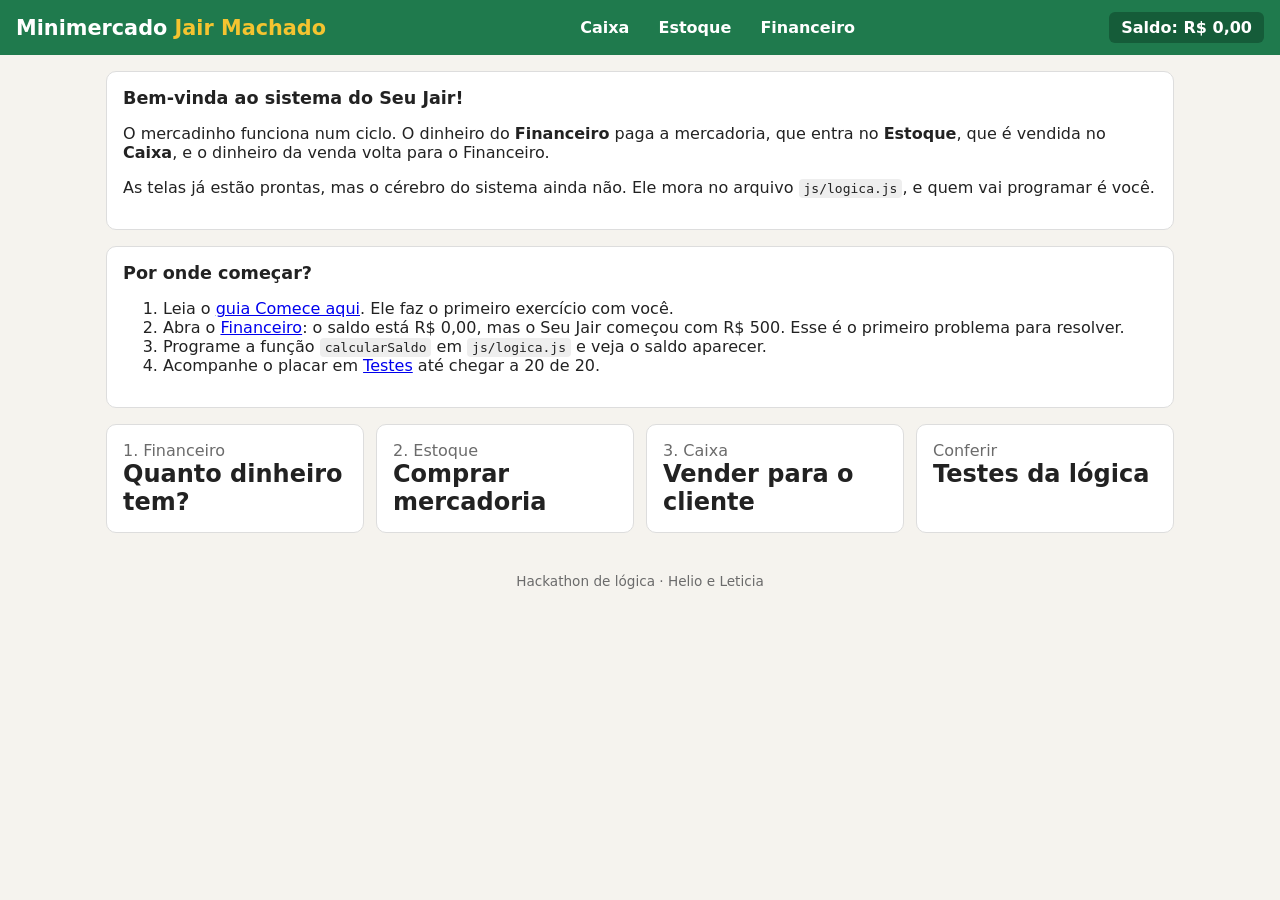
<file: index.html>
<!doctype html>
<html lang="pt-BR">
<head>
  <meta charset="utf-8">
  <meta name="viewport" content="width=device-width, initial-scale=1">
  <title>Minimercado Jair Machado</title>
  <link rel="stylesheet" href="css/style.css">
</head>
<body>
  <header>
    <h1>Minimercado <span>Jair Machado</span></h1>
    <nav>
      <a href="caixa.html">Caixa</a>
      <a href="estoque.html">Estoque</a>
      <a href="financeiro.html">Financeiro</a>
    </nav>
    <div class="saldo-topo" id="saldo-topo">Saldo: R$ 0,00</div>
  </header>

  <main>
    <section class="cartao">
      <h2>Bem-vinda ao sistema do Seu Jair!</h2>
      <p>O mercadinho funciona num ciclo. O dinheiro do <strong>Financeiro</strong> paga a mercadoria,
        que entra no <strong>Estoque</strong>, que é vendida no <strong>Caixa</strong>, e o dinheiro da
        venda volta para o Financeiro.</p>
      <p>As telas já estão prontas, mas o cérebro do sistema ainda não. Ele mora no arquivo
        <code>js/logica.js</code>, e quem vai programar é você.</p>
    </section>

    <section class="cartao">
      <h2>Por onde começar?</h2>
      <ol>
        <li>Leia o <a href="https://github.com/hhenriqu/minimercado-jair-machado/blob/main/docs/COMECE-AQUI.md" target="_blank" rel="noopener">guia Comece aqui</a>. Ele faz o primeiro exercício com você.</li>
        <li>Abra o <a href="financeiro.html">Financeiro</a>: o saldo está R$ 0,00, mas o Seu Jair começou com R$ 500. Esse é o primeiro problema para resolver.</li>
        <li>Programe a função <code>calcularSaldo</code> em <code>js/logica.js</code> e veja o saldo aparecer.</li>
        <li>Acompanhe o placar em <a href="testes.html">Testes</a> até chegar a 20 de 20.</li>
      </ol>
    </section>

    <section class="resumo">
      <a class="cartao" href="financeiro.html"><p>1. Financeiro</p><strong>Quanto dinheiro tem?</strong></a>
      <a class="cartao" href="estoque.html"><p>2. Estoque</p><strong>Comprar mercadoria</strong></a>
      <a class="cartao" href="caixa.html"><p>3. Caixa</p><strong>Vender para o cliente</strong></a>
      <a class="cartao" href="testes.html"><p>Conferir</p><strong>Testes da lógica</strong></a>
    </section>
  </main>

  <footer>Hackathon de lógica · Helio e Leticia</footer>

  <script src="js/dados.js"></script>
  <script src="js/logica.js"></script>
  <script>atualizarSaldoTopo();</script>
</body>
</html>
</file>
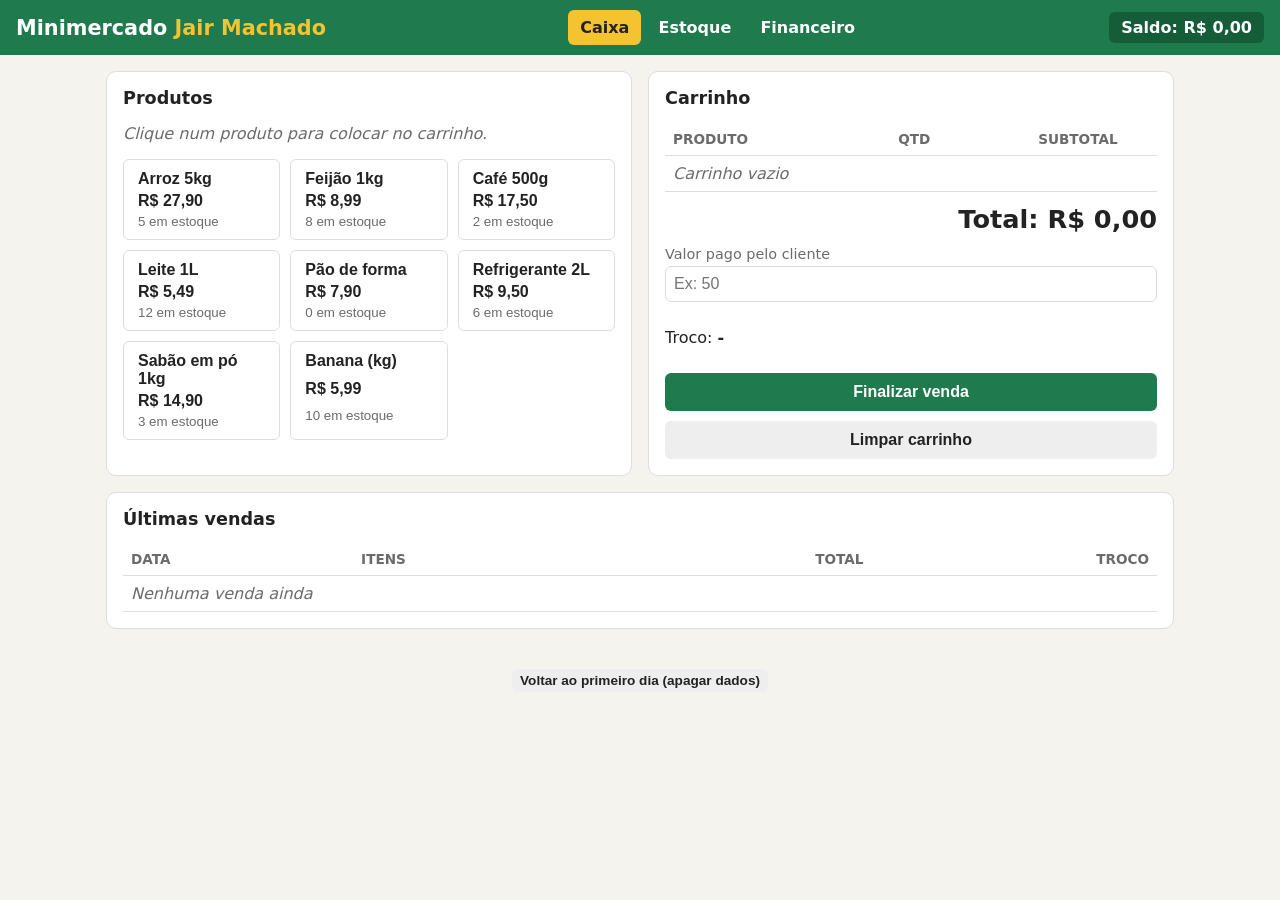
<file: caixa.html>
<!doctype html>
<html lang="pt-BR">
<head>
  <meta charset="utf-8">
  <meta name="viewport" content="width=device-width, initial-scale=1">
  <title>Caixa | Minimercado Jair Machado</title>
  <link rel="stylesheet" href="css/style.css">
</head>
<body>
  <header>
    <h1>Minimercado <span>Jair Machado</span></h1>
    <nav>
      <a href="caixa.html" class="ativo">Caixa</a>
      <a href="estoque.html">Estoque</a>
      <a href="financeiro.html">Financeiro</a>
    </nav>
    <div class="saldo-topo" id="saldo-topo">Saldo: R$ 0,00</div>
  </header>
  <main class="colunas">
    <section class="cartao">
      <h2>Produtos</h2>
      <p class="vazio">Clique num produto para colocar no carrinho.</p>
      <div class="produtos-grade" id="produtos"></div>
    </section>

    <section class="cartao">
      <h2>Carrinho</h2>
      <table>
        <thead>
          <tr><th>Produto</th><th class="numero">Qtd</th><th class="numero">Subtotal</th><th></th></tr>
        </thead>
        <tbody id="carrinho"></tbody>
      </table>
      <div class="total">Total: <span id="total">R$ 0,00</span></div>
      <form id="form-pagamento">
        <label>Valor pago pelo cliente
          <input type="number" id="valor-pago" min="0" step="0.01" placeholder="Ex: 50">
        </label>
        <p>Troco: <strong id="troco">-</strong></p>
        <button type="submit">Finalizar venda</button>
        <button type="button" class="secundario" id="limpar">Limpar carrinho</button>
      </form>
    </section>

    <section class="cartao" style="grid-column: 1 / -1">
      <h2>Últimas vendas</h2>
      <table>
        <thead><tr><th>Data</th><th>Itens</th><th class="numero">Total</th><th class="numero">Troco</th></tr></thead>
        <tbody id="vendas"></tbody>
      </table>
    </section>
  </main>

  <div id="mensagem"></div>
  <footer>
    <button class="secundario pequeno" onclick="resetarDados()">Voltar ao primeiro dia (apagar dados)</button>
  </footer>

  <script src="js/dados.js"></script>
  <script src="js/logica.js"></script>
  <script src="js/caixa.js"></script>
</body>
</html>
</file>
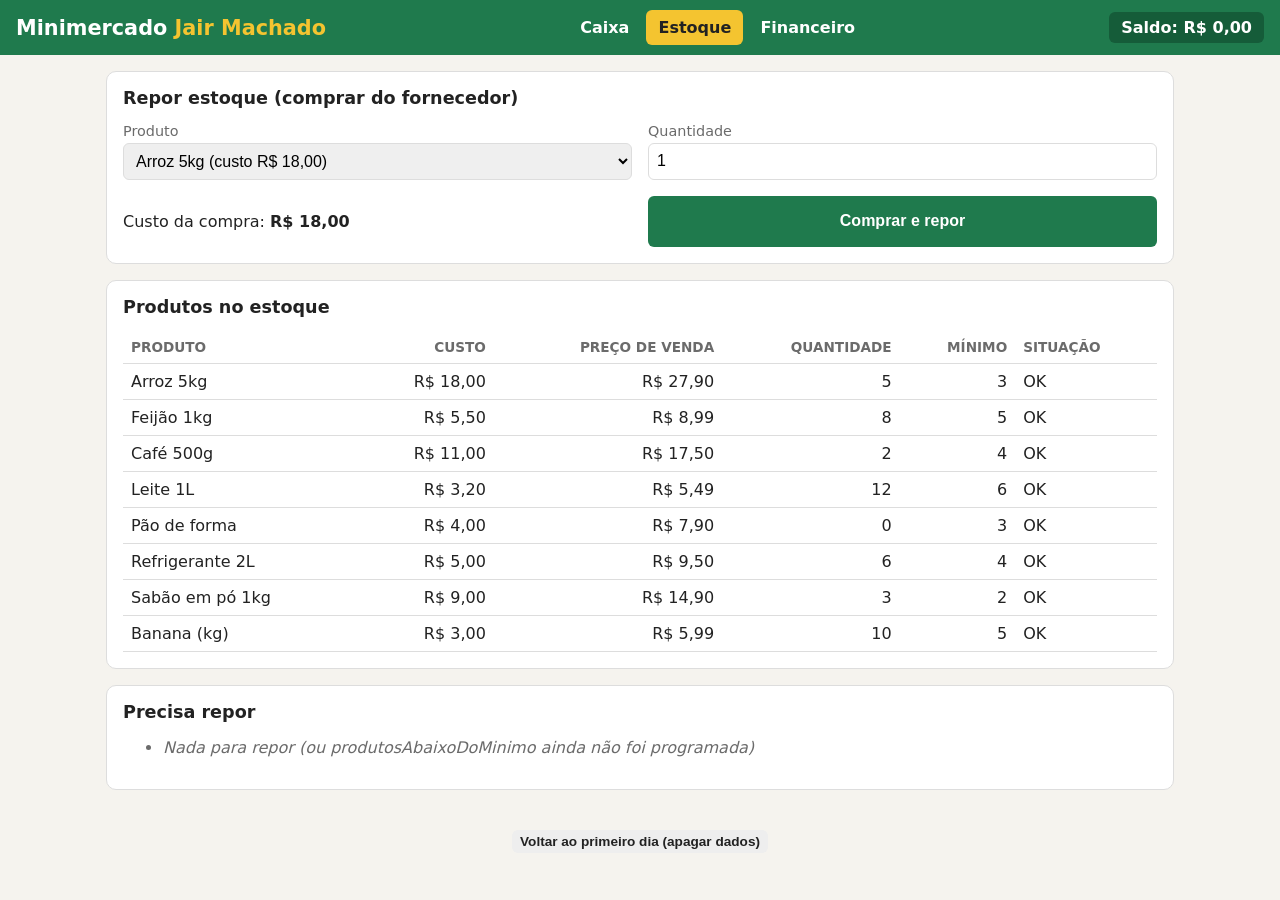
<file: estoque.html>
<!doctype html>
<html lang="pt-BR">
<head>
  <meta charset="utf-8">
  <meta name="viewport" content="width=device-width, initial-scale=1">
  <title>Estoque | Minimercado Jair Machado</title>
  <link rel="stylesheet" href="css/style.css">
</head>
<body>
  <header>
    <h1>Minimercado <span>Jair Machado</span></h1>
    <nav>
      <a href="caixa.html">Caixa</a>
      <a href="estoque.html" class="ativo">Estoque</a>
      <a href="financeiro.html">Financeiro</a>
    </nav>
    <div class="saldo-topo" id="saldo-topo">Saldo: R$ 0,00</div>
  </header>
  <main>
    <section class="cartao">
      <h2>Repor estoque (comprar do fornecedor)</h2>
      <form id="form-repor" class="colunas">
        <label>Produto
          <select id="produto-repor"></select>
        </label>
        <label>Quantidade
          <input type="number" id="quantidade-repor" min="1" step="1" value="1">
        </label>
        <p>Custo da compra: <strong id="custo-compra">-</strong></p>
        <button type="submit">Comprar e repor</button>
      </form>
    </section>

    <section class="cartao">
      <h2>Produtos no estoque</h2>
      <table>
        <thead>
          <tr>
            <th>Produto</th><th class="numero">Custo</th><th class="numero">Preço de venda</th>
            <th class="numero">Quantidade</th><th class="numero">Mínimo</th><th>Situação</th>
          </tr>
        </thead>
        <tbody id="produtos"></tbody>
      </table>
    </section>

    <section class="cartao">
      <h2>Precisa repor</h2>
      <ul id="abaixo-minimo"></ul>
    </section>
  </main>

  <div id="mensagem"></div>
  <footer>
    <button class="secundario pequeno" onclick="resetarDados()">Voltar ao primeiro dia (apagar dados)</button>
  </footer>

  <script src="js/dados.js"></script>
  <script src="js/logica.js"></script>
  <script src="js/estoque.js"></script>
</body>
</html>
</file>
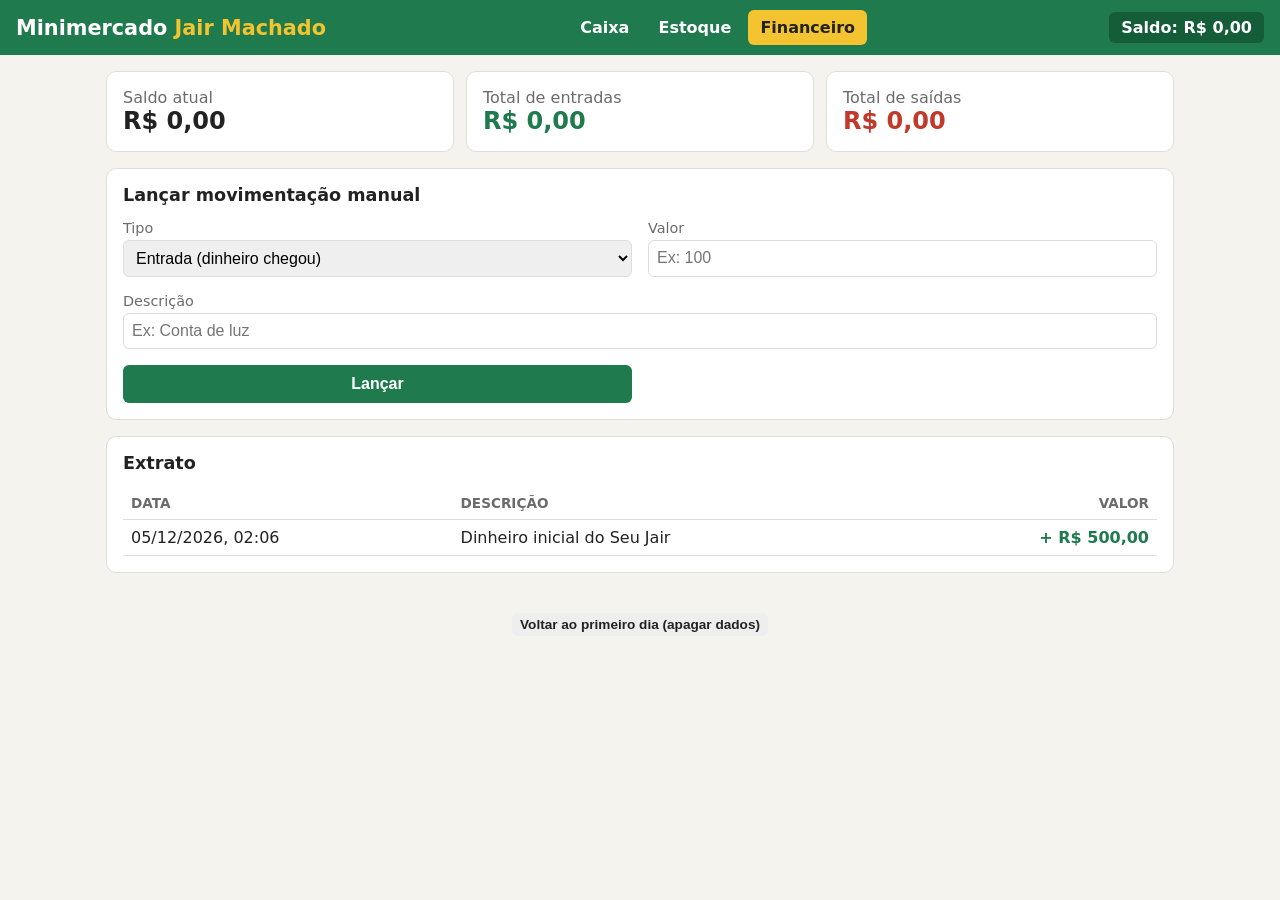
<file: financeiro.html>
<!doctype html>
<html lang="pt-BR">
<head>
  <meta charset="utf-8">
  <meta name="viewport" content="width=device-width, initial-scale=1">
  <title>Financeiro | Minimercado Jair Machado</title>
  <link rel="stylesheet" href="css/style.css">
</head>
<body>
  <header>
    <h1>Minimercado <span>Jair Machado</span></h1>
    <nav>
      <a href="caixa.html">Caixa</a>
      <a href="estoque.html">Estoque</a>
      <a href="financeiro.html" class="ativo">Financeiro</a>
    </nav>
    <div class="saldo-topo" id="saldo-topo">Saldo: R$ 0,00</div>
  </header>
  <main>
    <section class="resumo">
      <div class="cartao"><p>Saldo atual</p><strong id="saldo">R$ 0,00</strong></div>
      <div class="cartao"><p>Total de entradas</p><strong class="entrada" id="entradas">R$ 0,00</strong></div>
      <div class="cartao"><p>Total de saídas</p><strong class="saida" id="saidas">R$ 0,00</strong></div>
    </section>

    <section class="cartao">
      <h2>Lançar movimentação manual</h2>
      <form id="form-movimentacao" class="colunas">
        <label>Tipo
          <select id="tipo">
            <option value="entrada">Entrada (dinheiro chegou)</option>
            <option value="saida">Saída (dinheiro foi embora)</option>
          </select>
        </label>
        <label>Valor
          <input type="number" id="valor" min="0" step="0.01" placeholder="Ex: 100">
        </label>
        <label style="grid-column: 1 / -1">Descrição
          <input type="text" id="descricao" placeholder="Ex: Conta de luz">
        </label>
        <button type="submit">Lançar</button>
      </form>
    </section>

    <section class="cartao">
      <h2>Extrato</h2>
      <table>
        <thead><tr><th>Data</th><th>Descrição</th><th class="numero">Valor</th></tr></thead>
        <tbody id="extrato"></tbody>
      </table>
    </section>
  </main>

  <div id="mensagem"></div>
  <footer>
    <button class="secundario pequeno" onclick="resetarDados()">Voltar ao primeiro dia (apagar dados)</button>
  </footer>

  <script src="js/dados.js"></script>
  <script src="js/logica.js"></script>
  <script src="js/financeiro.js"></script>
</body>
</html>
</file>
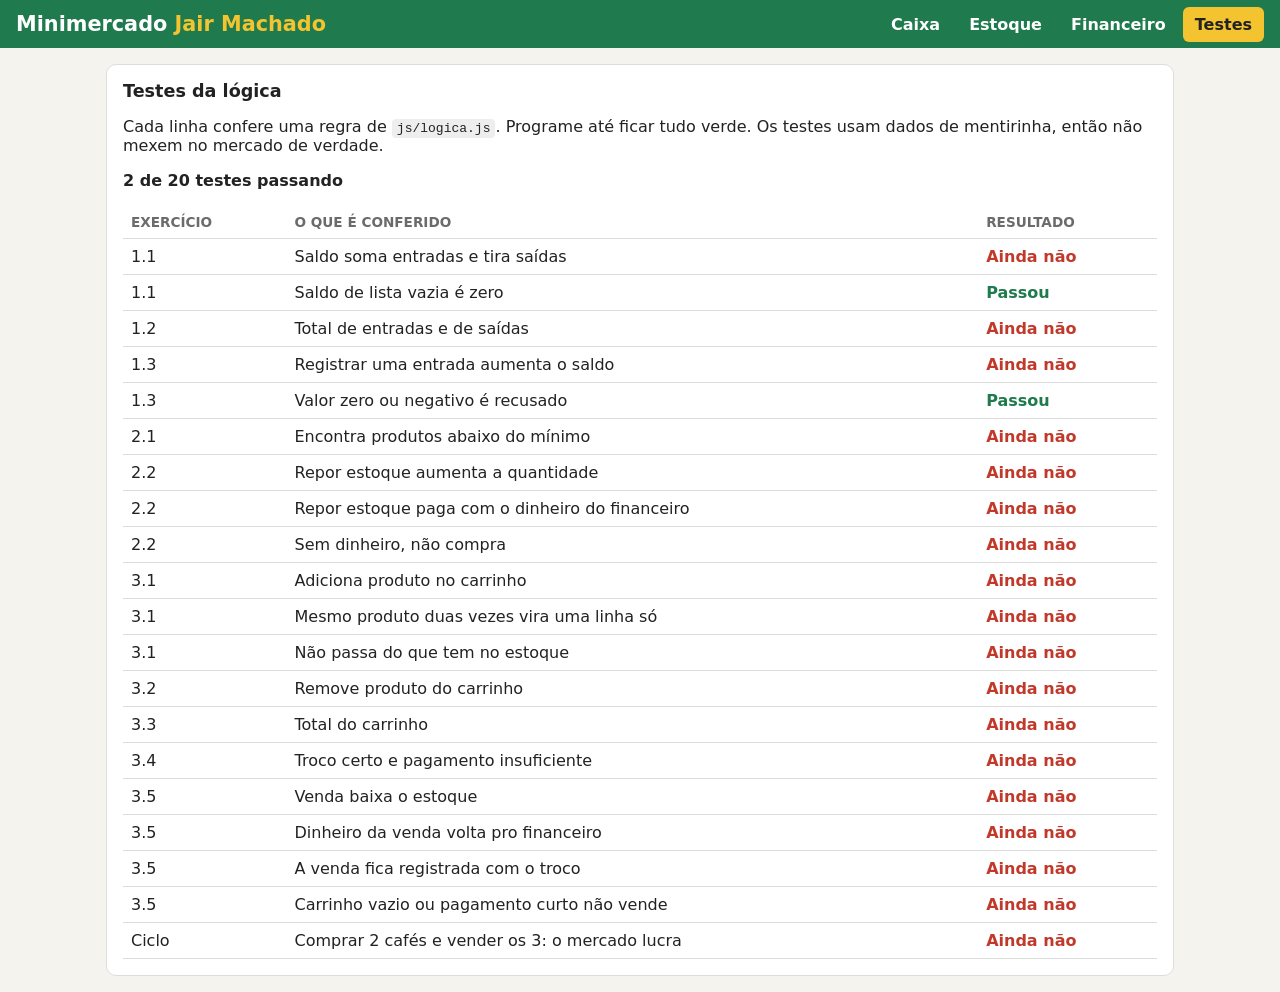
<file: testes.html>
<!doctype html>
<html lang="pt-BR">
<head>
  <meta charset="utf-8">
  <meta name="viewport" content="width=device-width, initial-scale=1">
  <title>Testes | Minimercado Jair Machado</title>
  <link rel="stylesheet" href="css/style.css">
</head>
<body>
  <header>
    <h1>Minimercado <span>Jair Machado</span></h1>
    <nav>
      <a href="caixa.html">Caixa</a>
      <a href="estoque.html">Estoque</a>
      <a href="financeiro.html">Financeiro</a>
      <a href="testes.html" class="ativo">Testes</a>
    </nav>
  </header>
  <main>
    <section class="cartao">
      <h2>Testes da lógica</h2>
      <p>Cada linha confere uma regra de <code>js/logica.js</code>. Programe até ficar tudo verde.
        Os testes usam dados de mentirinha, então não mexem no mercado de verdade.</p>
      <p><strong id="placar"></strong></p>
      <table>
        <thead><tr><th>Exercício</th><th>O que é conferido</th><th>Resultado</th></tr></thead>
        <tbody id="resultados"></tbody>
      </table>
    </section>
  </main>
  <script src="js/dados.js"></script>
  <script src="js/logica.js"></script>
  <script src="js/testes.js"></script>
</body>
</html>
</file>
<file: css/style.css>
:root {
  --verde: #1f7a4d;
  --verde-escuro: #155c39;
  --amarelo: #f4c430;
  --vermelho: #c0392b;
  --fundo: #f5f3ee;
  --cartao: #ffffff;
  --texto: #222;
  --cinza: #6b6b6b;
  --borda: #ddd;
}

* { box-sizing: border-box; }

body {
  margin: 0;
  font-family: system-ui, -apple-system, "Segoe UI", Roboto, sans-serif;
  background: var(--fundo);
  color: var(--texto);
}

header {
  background: var(--verde);
  color: #fff;
  padding: 12px 16px;
  display: flex;
  flex-wrap: wrap;
  align-items: center;
  justify-content: space-between;
  gap: 8px;
}

header h1 { margin: 0; font-size: 1.3rem; }
header h1 span { color: var(--amarelo); }

nav a {
  color: #fff;
  text-decoration: none;
  padding: 8px 12px;
  border-radius: 6px;
  font-weight: 600;
}
nav a:hover { background: var(--verde-escuro); }
nav a.ativo { background: var(--amarelo); color: var(--texto); }

.saldo-topo {
  background: var(--verde-escuro);
  padding: 6px 12px;
  border-radius: 6px;
  font-weight: 600;
}

main {
  max-width: 1100px;
  margin: 0 auto;
  padding: 16px;
  display: grid;
  gap: 16px;
}

.colunas {
  display: grid;
  grid-template-columns: 1fr 1fr;
  gap: 16px;
}
@media (max-width: 760px) {
  .colunas { grid-template-columns: 1fr; }
}

.cartao {
  background: var(--cartao);
  border: 1px solid var(--borda);
  border-radius: 10px;
  padding: 16px;
}
.cartao h2 { margin-top: 0; font-size: 1.1rem; }

table { width: 100%; border-collapse: collapse; }
th, td { text-align: left; padding: 8px; border-bottom: 1px solid var(--borda); }
th { color: var(--cinza); font-size: 0.85rem; text-transform: uppercase; }
td.numero, th.numero { text-align: right; }

.entrada { color: var(--verde); font-weight: 600; }
.saida { color: var(--vermelho); font-weight: 600; }
.alerta { color: var(--vermelho); font-weight: 600; }

form { display: grid; gap: 10px; }
label { display: grid; gap: 4px; font-size: 0.9rem; color: var(--cinza); }
input, select {
  font-size: 1rem;
  padding: 8px;
  border: 1px solid var(--borda);
  border-radius: 6px;
}

button {
  font-size: 1rem;
  padding: 10px 14px;
  border: none;
  border-radius: 6px;
  background: var(--verde);
  color: #fff;
  font-weight: 600;
  cursor: pointer;
}
button:hover { background: var(--verde-escuro); }
button.secundario { background: #eee; color: var(--texto); }
button.secundario:hover { background: #ddd; }
button.pequeno { padding: 4px 8px; font-size: 0.85rem; }

.produtos-grade {
  display: grid;
  grid-template-columns: repeat(auto-fill, minmax(140px, 1fr));
  gap: 10px;
}
.produto-botao {
  background: #fff;
  color: var(--texto);
  border: 1px solid var(--borda);
  text-align: left;
  display: grid;
  gap: 4px;
}
.produto-botao:hover { background: #fffbe6; border-color: var(--amarelo); }
.produto-botao small { color: var(--cinza); font-weight: 400; }

.total {
  font-size: 1.6rem;
  font-weight: 700;
  text-align: right;
  margin: 12px 0;
}

.resumo {
  display: grid;
  grid-template-columns: repeat(auto-fit, minmax(180px, 1fr));
  gap: 12px;
}
.resumo .cartao p { margin: 0; color: var(--cinza); }
.resumo .cartao strong { font-size: 1.5rem; }

#mensagem {
  position: fixed;
  bottom: 16px;
  left: 50%;
  transform: translateX(-50%);
  padding: 12px 18px;
  border-radius: 8px;
  color: #fff;
  font-weight: 600;
  display: none;
  max-width: calc(100% - 32px);
}
#mensagem.sucesso { background: var(--verde); display: block; }
#mensagem.erro { background: var(--vermelho); display: block; }

.vazio { color: var(--cinza); font-style: italic; }

footer {
  text-align: center;
  color: var(--cinza);
  font-size: 0.85rem;
  padding: 24px 16px;
}

a.cartao { text-decoration: none; color: inherit; }
a.cartao:hover { border-color: var(--amarelo); }
code { background: #eee; padding: 2px 5px; border-radius: 4px; }
</file>
